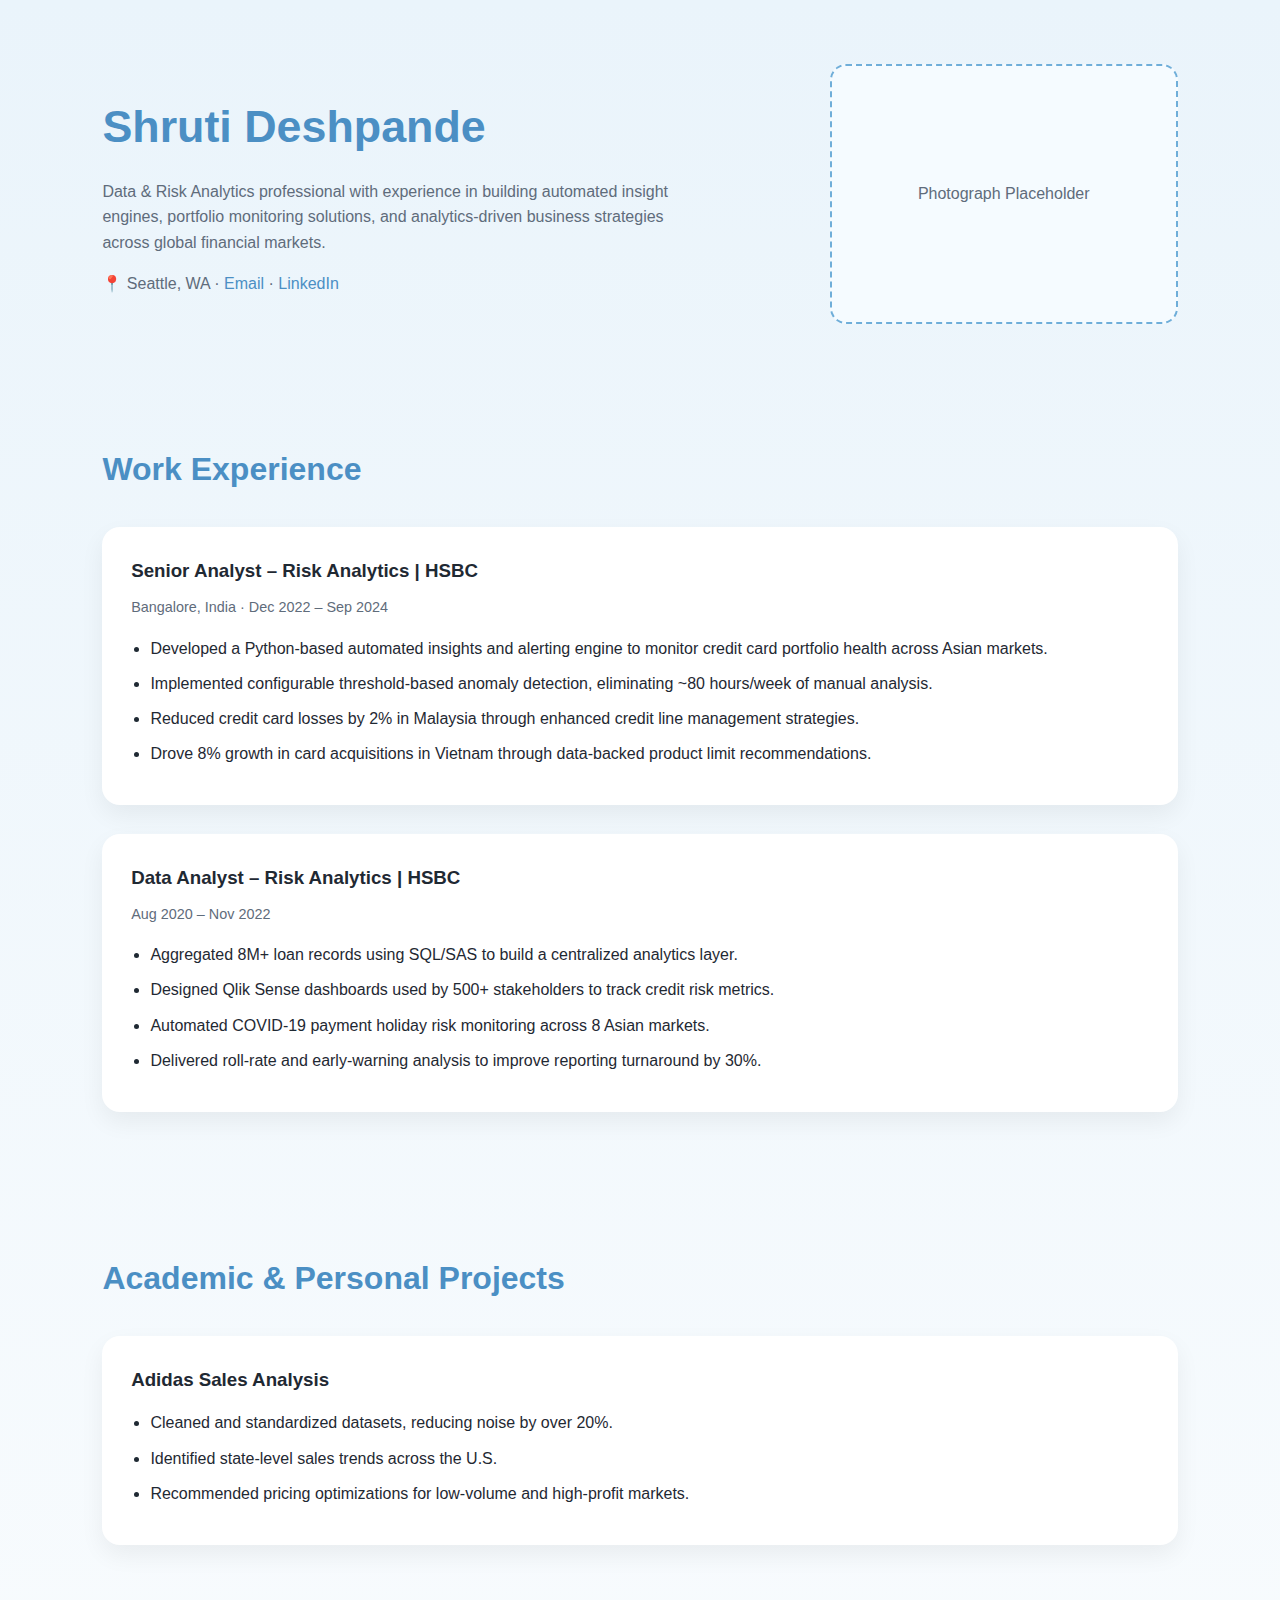
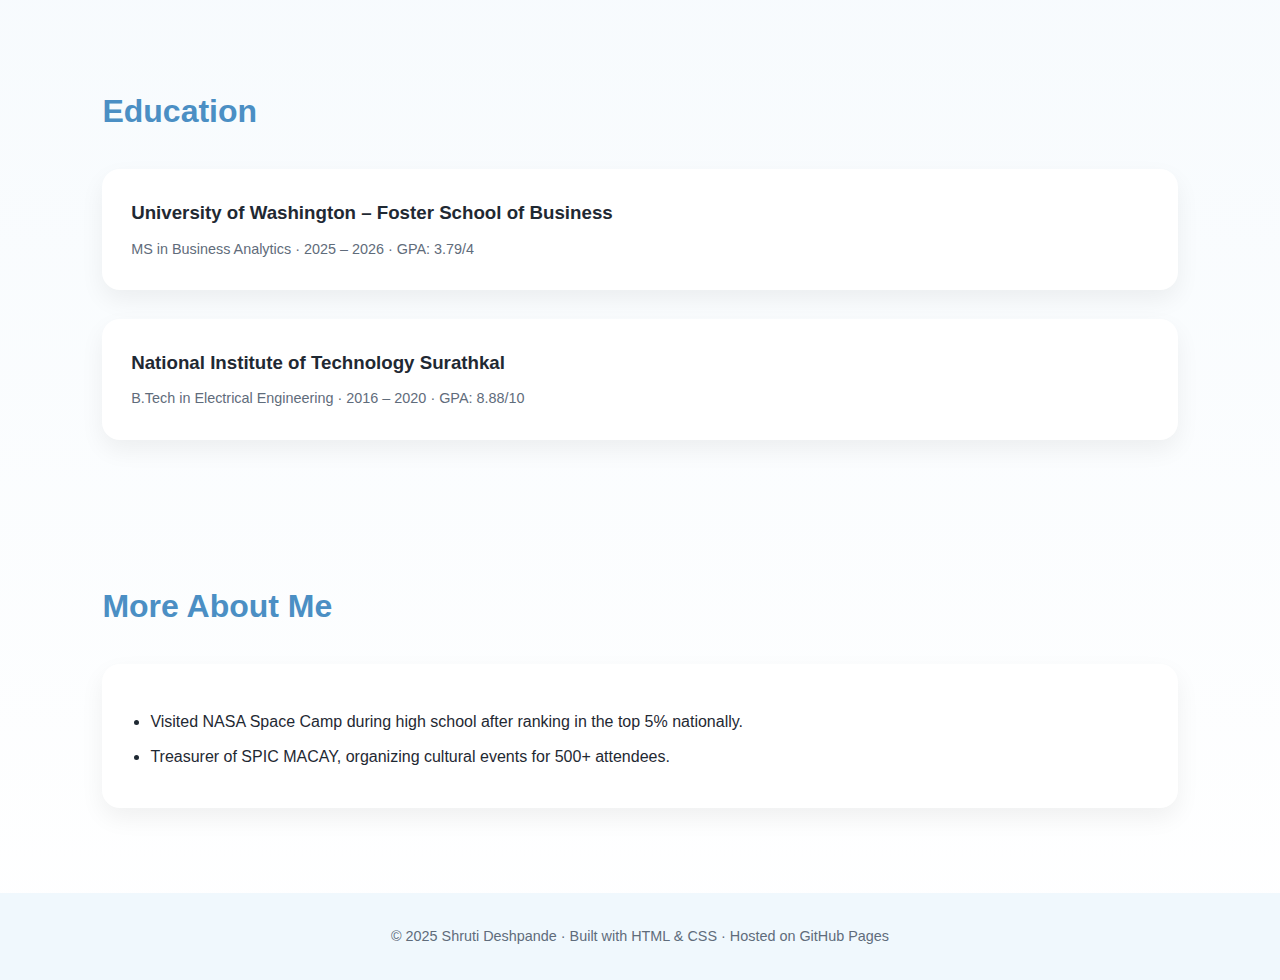
<file: index.html>
<!DOCTYPE html>
<html lang="en">
<head>
  <meta charset="UTF-8" />
  <meta name="viewport" content="width=device-width, initial-scale=1.0" />
  <title>Shruti Deshpande | Portfolio</title>
  <style>
    :root {
      --primary: #6faed9;
      --secondary: #eaf4fb;
      --accent: #4b8fc4;
      --text-dark: #1f2933;
      --text-light: #5f6c7b;
      --card-bg: #ffffff;
    }

    * {
      box-sizing: border-box;
      margin: 0;
      padding: 0;
      font-family: "Segoe UI", Roboto, Helvetica, Arial, sans-serif;
    }

    body {
      background: linear-gradient(180deg, var(--secondary), #ffffff);
      color: var(--text-dark);
      line-height: 1.6;
    }

    header {
      display: grid;
      grid-template-columns: 2fr 1fr;
      gap: 2rem;
      padding: 4rem 8%;
      align-items: center;
    }

    .intro h1 {
      font-size: 2.8rem;
      color: var(--accent);
    }

    .intro p {
      margin-top: 1rem;
      color: var(--text-light);
      max-width: 600px;
    }

    .photo-placeholder {
      width: 100%;
      height: 260px;
      border: 2px dashed var(--primary);
      border-radius: 16px;
      display: flex;
      align-items: center;
      justify-content: center;
      color: var(--text-light);
      background-color: #f5fbff;
    }

    section {
      padding: 3.5rem 8%;
    }

    section h2 {
      font-size: 2rem;
      margin-bottom: 2rem;
      color: var(--accent);
    }

    .card {
      background: var(--card-bg);
      border-radius: 18px;
      padding: 1.8rem;
      margin-bottom: 1.8rem;
      box-shadow: 0 10px 25px rgba(0, 0, 0, 0.06);
    }

    .card h3 {
      margin-bottom: 0.5rem;
    }

    .card span {
      font-size: 0.9rem;
      color: var(--text-light);
    }

    ul {
      margin-top: 1rem;
      padding-left: 1.2rem;
    }

    ul li {
      margin-bottom: 0.6rem;
    }

    footer {
      text-align: center;
      padding: 2rem;
      background-color: #f0f8fd;
      color: var(--text-light);
      font-size: 0.9rem;
    }

    a {
      color: var(--accent);
      text-decoration: none;
    }

    a:hover {
      text-decoration: underline;
    }

    @media (max-width: 900px) {
      header {
        grid-template-columns: 1fr;
      }
    }
  </style>
</head>
<body>

  <!-- HERO / ABOUT -->
  <header>
    <div class="intro">
      <h1>Shruti Deshpande</h1>
      <p>
        Data & Risk Analytics professional with experience in building automated
        insight engines, portfolio monitoring solutions, and analytics-driven
        business strategies across global financial markets.
      </p>
      <p style="margin-top: 1rem;">
        📍 Seattle, WA · <a href="mailto:shrutideshpande9598@gmail.com">Email</a> ·
        <a href="https://www.linkedin.com/in/shruti-deshpande-445b3215a/" target="_blank">LinkedIn</a>
      </p>
    </div>

    <!-- EMPTY PHOTO SECTION -->
    <div class="photo-placeholder">
      Photograph Placeholder
    </div>
  </header>

  <!-- WORK EXPERIENCE -->
  <section>
    <h2>Work Experience</h2>

    <div class="card">
      <h3>Senior Analyst – Risk Analytics | HSBC</h3>
      <span>Bangalore, India · Dec 2022 – Sep 2024</span>
      <ul>
        <li>Developed a Python-based automated insights and alerting engine to monitor credit card portfolio health across Asian markets.</li>
        <li>Implemented configurable threshold-based anomaly detection, eliminating ~80 hours/week of manual analysis.</li>
        <li>Reduced credit card losses by 2% in Malaysia through enhanced credit line management strategies.</li>
        <li>Drove 8% growth in card acquisitions in Vietnam through data-backed product limit recommendations.</li>
      </ul>
    </div>

    <div class="card">
      <h3>Data Analyst – Risk Analytics | HSBC</h3>
      <span>Aug 2020 – Nov 2022</span>
      <ul>
        <li>Aggregated 8M+ loan records using SQL/SAS to build a centralized analytics layer.</li>
        <li>Designed Qlik Sense dashboards used by 500+ stakeholders to track credit risk metrics.</li>
        <li>Automated COVID-19 payment holiday risk monitoring across 8 Asian markets.</li>
        <li>Delivered roll-rate and early-warning analysis to improve reporting turnaround by 30%.</li>
      </ul>
    </div>
  </section>

  <!-- ACADEMIC PROJECTS -->
  <section>
    <h2>Academic & Personal Projects</h2>

    <div class="card">
      <h3>Adidas Sales Analysis</h3>
      <ul>
        <li>Cleaned and standardized datasets, reducing noise by over 20%.</li>
        <li>Identified state-level sales trends across the U.S.</li>
        <li>Recommended pricing optimizations for low-volume and high-profit markets.</li>
      </ul>
    </div>
  </section>

  <!-- EDUCATION -->
  <section>
    <h2>Education</h2>

    <div class="card">
      <h3>University of Washington – Foster School of Business</h3>
      <span>MS in Business Analytics · 2025 – 2026 · GPA: 3.79/4</span>
    </div>

    <div class="card">
      <h3>National Institute of Technology Surathkal</h3>
      <span>B.Tech in Electrical Engineering · 2016 – 2020 · GPA: 8.88/10</span>
    </div>
  </section>

  <!-- ABOUT ME -->
  <section>
    <h2>More About Me</h2>
    <div class="card">
      <ul>
        <li>Visited NASA Space Camp during high school after ranking in the top 5% nationally.</li>
        <li>Treasurer of SPIC MACAY, organizing cultural events for 500+ attendees.</li>
      </ul>
    </div>
  </section>

  <footer>
    © 2025 Shruti Deshpande · Built with HTML & CSS · Hosted on GitHub Pages
  </footer>

</body>
</html>
</file>
